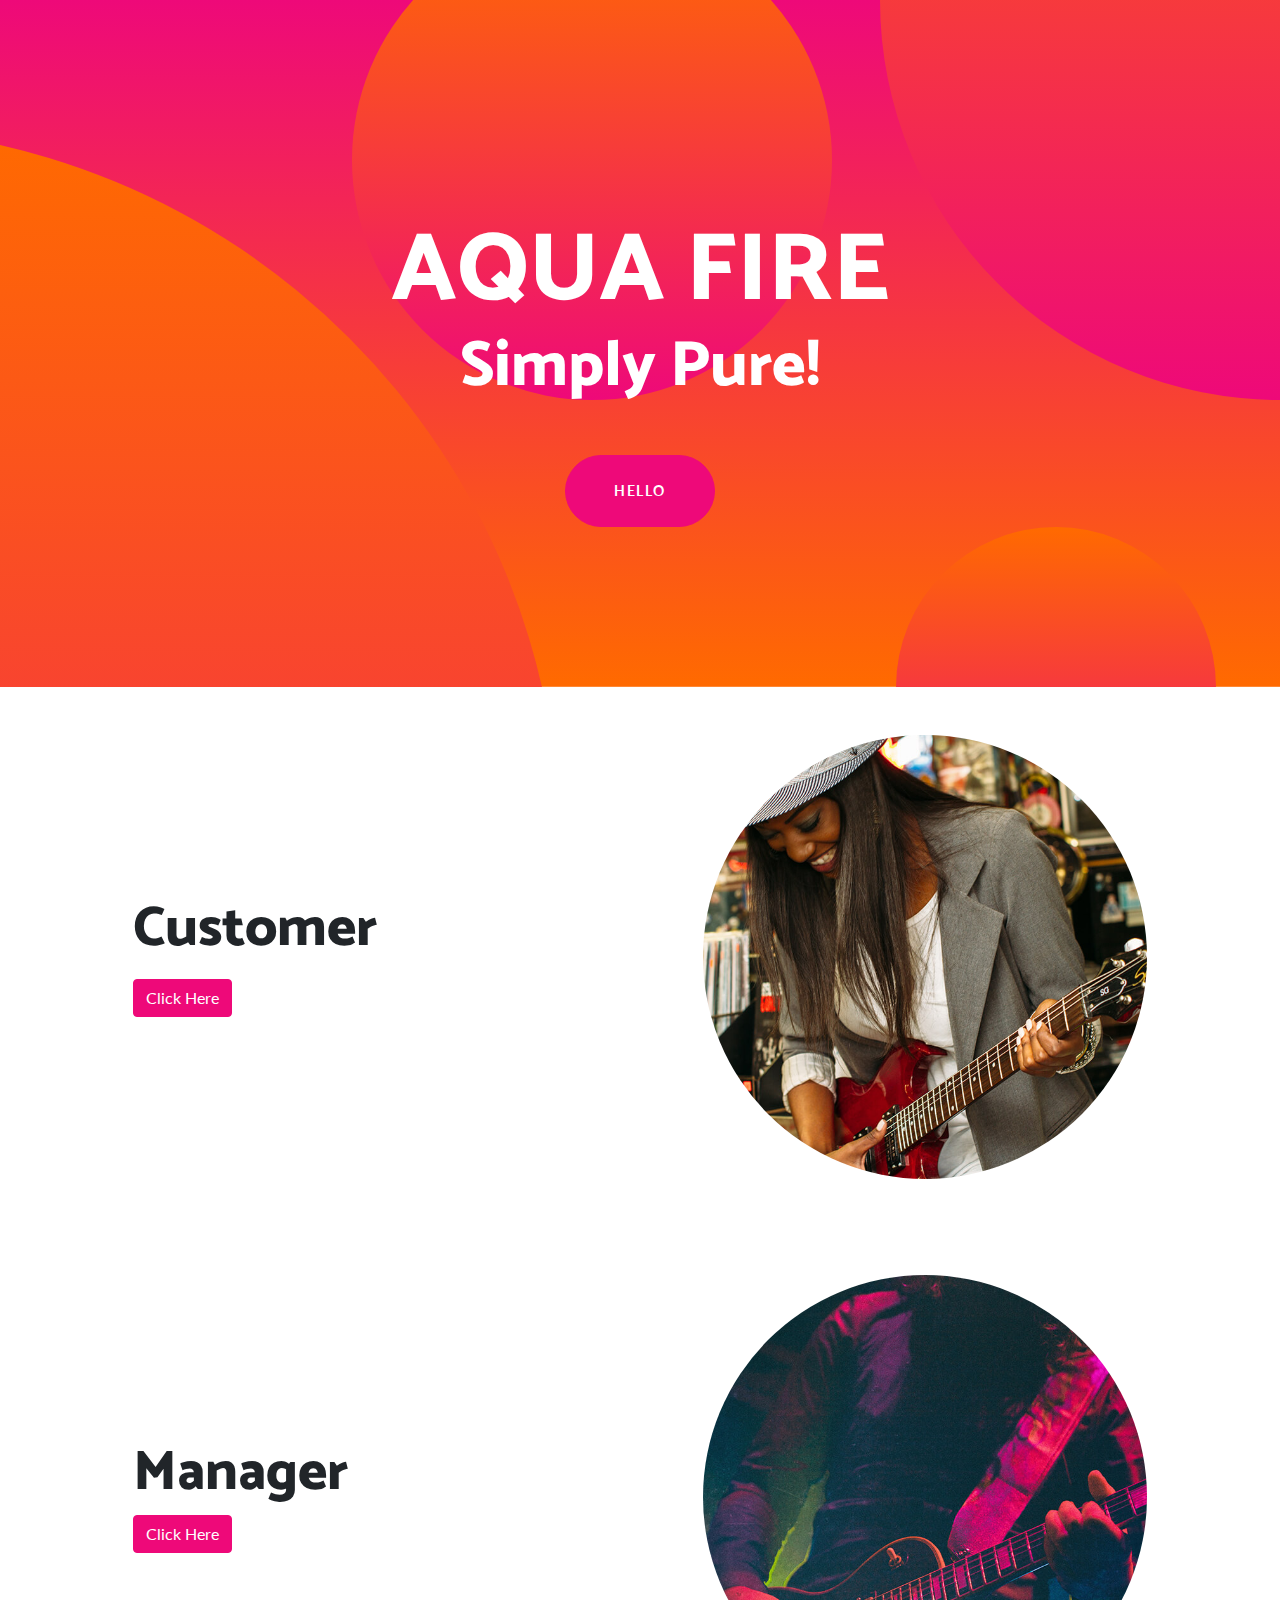
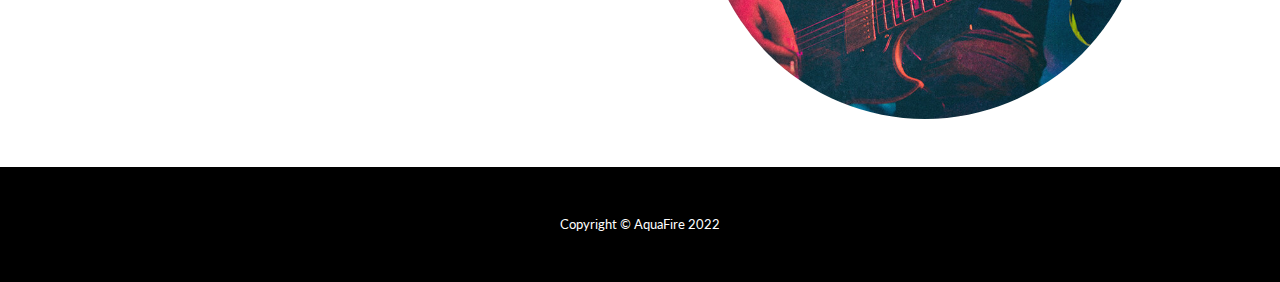
<file: index.html>
<!DOCTYPE html>
<html>

<head>
    <meta charset="utf-8">
    <meta name="viewport" content="width=device-width, initial-scale=1.0, shrink-to-fit=no">
    <title>Home - Brand</title>
    <link rel="stylesheet" href="assets/bootstrap/css/bootstrap.min.css">
    <link rel="stylesheet" href="https://fonts.googleapis.com/css?family=Catamaran:100,200,300,400,500,600,700,800,900">
    <link rel="stylesheet" href="https://fonts.googleapis.com/css?family=Lato:100,100i,300,300i,400,400i,700,700i,900,900i">
</head>

<body>
    <header class="text-center text-white masthead">
        <div class="masthead-content">
            <div class="container">
                <h1 class="masthead-heading mb-0">AQUA FIRE</h1>
                <h2 class="masthead-subheading mb-0">Simply Pure!</h2><a class="btn btn-primary btn-xl rounded-pill mt-5" role="button" href="#">Hello</a>
            </div>
        </div>
        <div class="bg-circle-1 bg-circle"></div>
        <div class="bg-circle-2 bg-circle"></div>
        <div class="bg-circle-3 bg-circle"></div>
        <div class="bg-circle-4 bg-circle"></div>
    </header>
    <section>
        <div class="container">
            <div class="row align-items-center">
                <div class="col-lg-6 order-lg-2">
                    <div class="p-5"><img class="rounded-circle img-fluid" src="assets/img/01.jpg"></div>
                </div>
                <div class="col-lg-6 order-lg-1">
                    <div class="p-5">
                        <h2 class="display-4">Customer</h2>
                        <p></p><button class="btn btn-primary" type="button">Click Here</button>
                    </div>
                </div>
            </div>
        </div>
    </section>
    <section></section>
    <section>
        <div class="container">
            <div class="row align-items-center">
                <div class="col-lg-6 order-lg-2">
                    <div class="p-5"><img class="rounded-circle img-fluid" src="assets/img/03.jpg"></div>
                </div>
                <div class="col-lg-6 order-lg-1">
                    <div class="p-5">
                        <h2 class="display-4">Manager</h2>
                        <div class="btn-group" role="group"><button class="btn btn-primary" type="button">Click Here</button></div>
                    </div>
                </div>
            </div>
        </div>
    </section>
    <footer class="py-5 bg-black">
        <div class="container">
            <p class="text-center text-white m-0 small">Copyright&nbsp;© AquaFire 2022</p>
        </div>
    </footer>
    <script src="assets/js/jquery.min.js"></script>
    <script src="assets/bootstrap/js/bootstrap.min.js"></script>
</body>

</html>
</file>
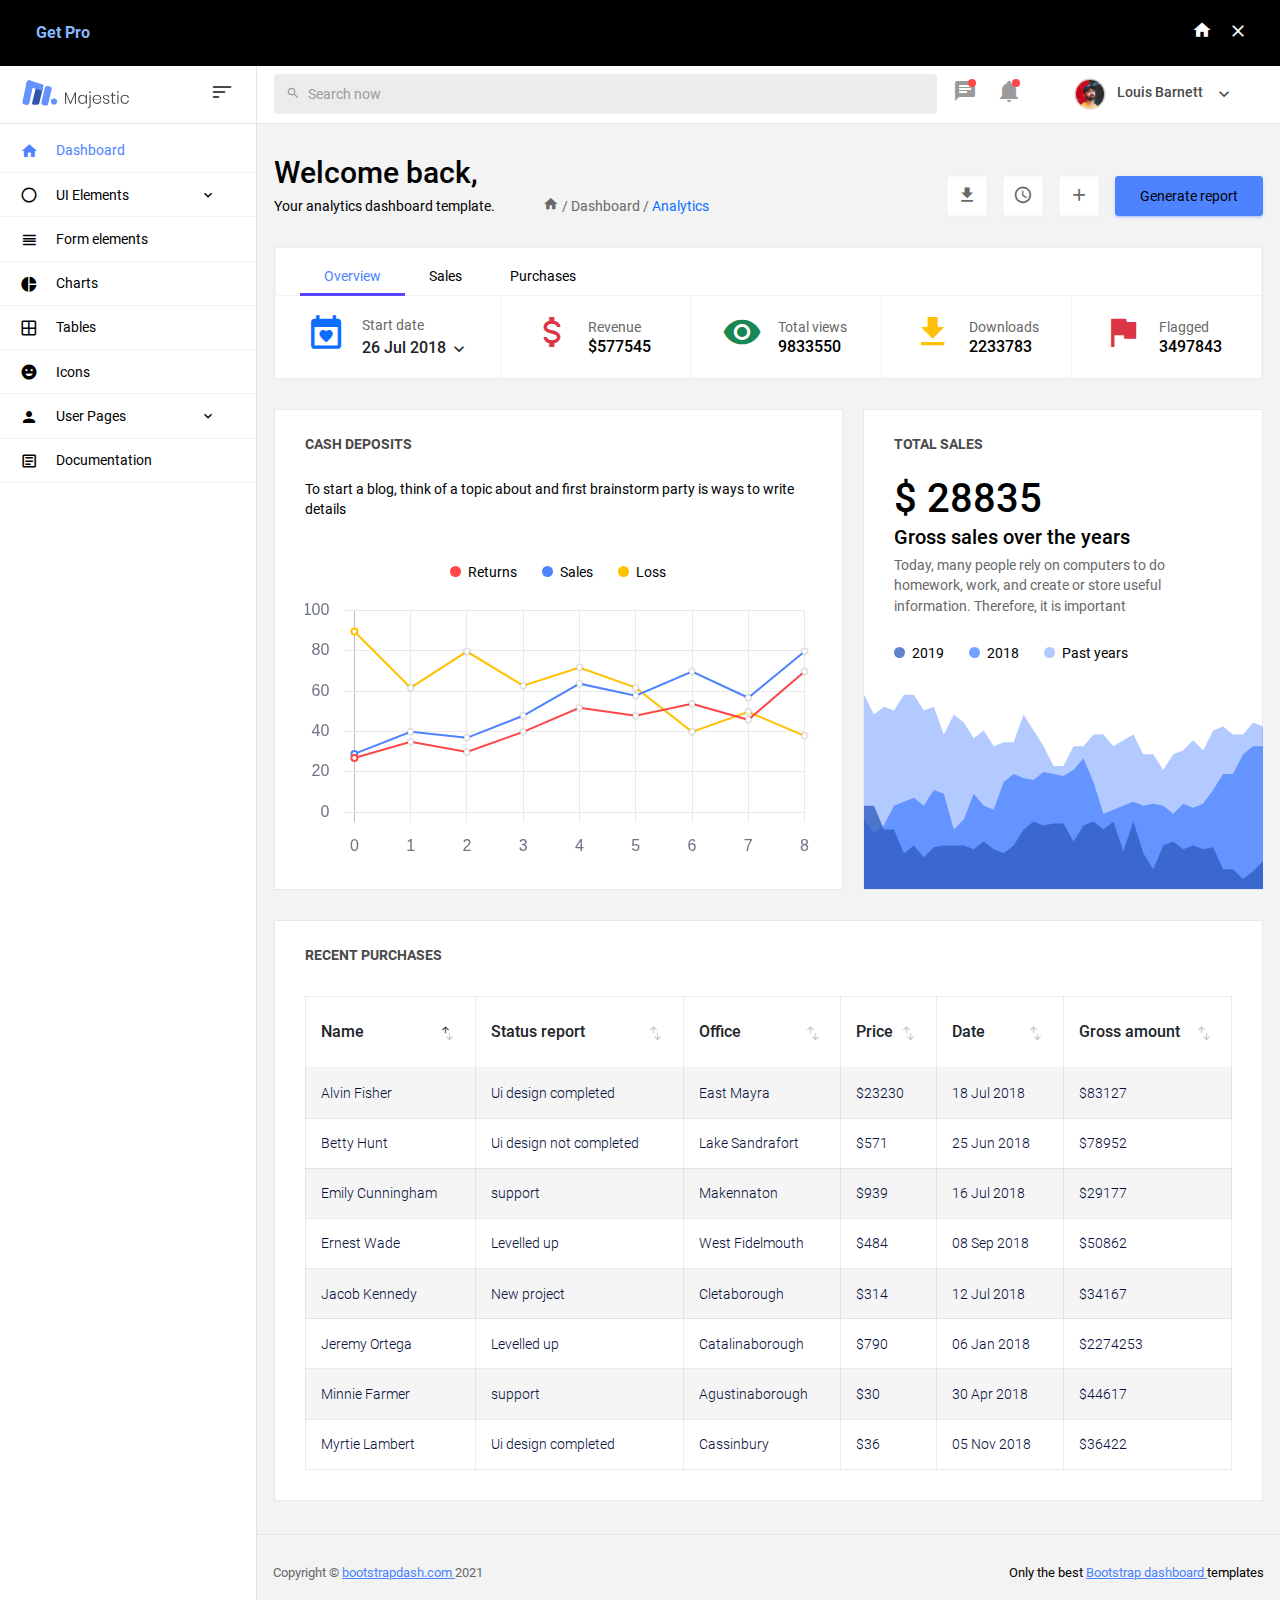
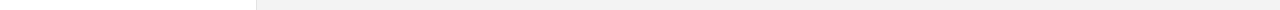
<file: Manager/index.html>
<!DOCTYPE html>
<html lang="en">

<head>
  <!-- Required meta tags -->
  <meta charset="utf-8">
  <meta name="viewport" content="width=device-width, initial-scale=1, shrink-to-fit=no">
  <title>Majestic Admin</title>
  <!-- plugins:css -->
  <link rel="stylesheet" href="vendors/mdi/css/materialdesignicons.min.css">
  <link rel="stylesheet" href="vendors/base/vendor.bundle.base.css">
  <!-- endinject -->
  <!-- plugin css for this page -->
  <link rel="stylesheet" href="vendors/datatables.net-bs4/dataTables.bootstrap4.css">
  <!-- End plugin css for this page -->
  <!-- inject:css -->
  <link rel="stylesheet" href="css/style.css">
  <!-- endinject -->
  <link rel="shortcut icon" href="images/favicon.png" />
</head>
<body>
  <div class="container-scroller">
    <div class="row p-0 m-0 proBanner" id="proBanner">
      <div class="col-md-12 p-0 m-0">
        <div class="card-body card-body-padding d-flex align-items-center justify-content-between">
          <div class="ps-lg-1">
            <div class="d-flex align-items-center justify-content-between">
              
              <a href="https://www.bootstrapdash.com/product/majestic-admin-pro/?utm_source=organic&utm_medium=banner&utm_campaign=buynow_demo" target="_blank" class="btn me-2 buy-now-btn border-0">Get Pro</a>
            </div>
          </div>
          <div class="d-flex align-items-center justify-content-between">
            <a href="https://www.bootstrapdash.com/product/majestic-admin-pro/"><i class="mdi mdi-home me-3 text-white"></i></a>
            <button id="bannerClose" class="btn border-0 p-0">
              <i class="mdi mdi-close text-white me-0"></i>
            </button>
          </div>
        </div>
      </div>
    </div>
    <!-- partial:partials/_navbar.html -->
    <nav class="navbar col-lg-12 col-12 p-0 fixed-top d-flex flex-row">
      <div class="navbar-brand-wrapper d-flex justify-content-center">
        <div class="navbar-brand-inner-wrapper d-flex justify-content-between align-items-center w-100">  
          <a class="navbar-brand brand-logo" href="index.html"><img src="images/logo.svg" alt="logo"/></a>
          <a class="navbar-brand brand-logo-mini" href="index.html"><img src="images/logo-mini.svg" alt="logo"/></a>
          <button class="navbar-toggler navbar-toggler align-self-center" type="button" data-toggle="minimize">
            <span class="mdi mdi-sort-variant"></span>
          </button>
        </div>  
      </div>
      <div class="navbar-menu-wrapper d-flex align-items-center justify-content-end">
        <ul class="navbar-nav mr-lg-4 w-100">
          <li class="nav-item nav-search d-none d-lg-block w-100">
            <div class="input-group">
              <div class="input-group-prepend">
                <span class="input-group-text" id="search">
                  <i class="mdi mdi-magnify"></i>
                </span>
              </div>
              <input type="text" class="form-control" placeholder="Search now" aria-label="search" aria-describedby="search">
            </div>
          </li>
        </ul>
        <ul class="navbar-nav navbar-nav-right">
          <li class="nav-item dropdown me-1">
            <a class="nav-link count-indicator dropdown-toggle d-flex justify-content-center align-items-center" id="messageDropdown" href="#" data-bs-toggle="dropdown">
              <i class="mdi mdi-message-text mx-0"></i>
              <span class="count"></span>
            </a>
            <div class="dropdown-menu dropdown-menu-right navbar-dropdown" aria-labelledby="messageDropdown">
              <p class="mb-0 font-weight-normal float-left dropdown-header">Messages</p>
              <a class="dropdown-item">
                <div class="item-thumbnail">
                    <img src="images/faces/face4.jpg" alt="image" class="profile-pic">
                </div>
                <div class="item-content flex-grow">
                  <h6 class="ellipsis font-weight-normal">David Grey
                  </h6>
                  <p class="font-weight-light small-text text-muted mb-0">
                    The meeting is cancelled
                  </p>
                </div>
              </a>
              <a class="dropdown-item">
                <div class="item-thumbnail">
                    <img src="images/faces/face2.jpg" alt="image" class="profile-pic">
                </div>
                <div class="item-content flex-grow">
                  <h6 class="ellipsis font-weight-normal">Tim Cook
                  </h6>
                  <p class="font-weight-light small-text text-muted mb-0">
                    New product launch
                  </p>
                </div>
              </a>
              <a class="dropdown-item">
                <div class="item-thumbnail">
                    <img src="images/faces/face3.jpg" alt="image" class="profile-pic">
                </div>
                <div class="item-content flex-grow">
                  <h6 class="ellipsis font-weight-normal"> Johnson
                  </h6>
                  <p class="font-weight-light small-text text-muted mb-0">
                    Upcoming board meeting
                  </p>
                </div>
              </a>
            </div>
          </li>
          <li class="nav-item dropdown me-4">
            <a class="nav-link count-indicator dropdown-toggle d-flex align-items-center justify-content-center notification-dropdown" id="notificationDropdown" href="#" data-bs-toggle="dropdown">
              <i class="mdi mdi-bell mx-0"></i>
              <span class="count"></span>
            </a>
            <div class="dropdown-menu dropdown-menu-right navbar-dropdown" aria-labelledby="notificationDropdown">
              <p class="mb-0 font-weight-normal float-left dropdown-header">Notifications</p>
              <a class="dropdown-item">
                <div class="item-thumbnail">
                  <div class="item-icon bg-success">
                    <i class="mdi mdi-information mx-0"></i>
                  </div>
                </div>
                <div class="item-content">
                  <h6 class="font-weight-normal">Application Error</h6>
                  <p class="font-weight-light small-text mb-0 text-muted">
                    Just now
                  </p>
                </div>
              </a>
              <a class="dropdown-item">
                <div class="item-thumbnail">
                  <div class="item-icon bg-warning">
                    <i class="mdi mdi-settings mx-0"></i>
                  </div>
                </div>
                <div class="item-content">
                  <h6 class="font-weight-normal">Settings</h6>
                  <p class="font-weight-light small-text mb-0 text-muted">
                    Private message
                  </p>
                </div>
              </a>
              <a class="dropdown-item">
                <div class="item-thumbnail">
                  <div class="item-icon bg-info">
                    <i class="mdi mdi-account-box mx-0"></i>
                  </div>
                </div>
                <div class="item-content">
                  <h6 class="font-weight-normal">New user registration</h6>
                  <p class="font-weight-light small-text mb-0 text-muted">
                    2 days ago
                  </p>
                </div>
              </a>
            </div>
          </li>
          <li class="nav-item nav-profile dropdown">
            <a class="nav-link dropdown-toggle" href="#" data-bs-toggle="dropdown" id="profileDropdown">
              <img src="images/faces/face5.jpg" alt="profile"/>
              <span class="nav-profile-name">Louis Barnett</span>
            </a>
            <div class="dropdown-menu dropdown-menu-right navbar-dropdown" aria-labelledby="profileDropdown">
              <a class="dropdown-item">
                <i class="mdi mdi-settings text-primary"></i>
                Settings
              </a>
              <a class="dropdown-item">
                <i class="mdi mdi-logout text-primary"></i>
                Logout
              </a>
            </div>
          </li>
        </ul>
        <button class="navbar-toggler navbar-toggler-right d-lg-none align-self-center" type="button" data-toggle="offcanvas">
          <span class="mdi mdi-menu"></span>
        </button>
      </div>
    </nav>
    <!-- partial -->
    <div class="container-fluid page-body-wrapper">
      <!-- partial:partials/_sidebar.html -->
      <nav class="sidebar sidebar-offcanvas" id="sidebar">
        <ul class="nav">
          <li class="nav-item">
            <a class="nav-link" href="index.html">
              <i class="mdi mdi-home menu-icon"></i>
              <span class="menu-title">Dashboard</span>
            </a>
          </li>
          <li class="nav-item">
            <a class="nav-link" data-bs-toggle="collapse" href="#ui-basic" aria-expanded="false" aria-controls="ui-basic">
              <i class="mdi mdi-circle-outline menu-icon"></i>
              <span class="menu-title">UI Elements</span>
              <i class="menu-arrow"></i>
            </a>
            <div class="collapse" id="ui-basic">
              <ul class="nav flex-column sub-menu">
                <li class="nav-item"> <a class="nav-link" href="pages/ui-features/buttons.html">Buttons</a></li>
                <li class="nav-item"> <a class="nav-link" href="pages/ui-features/typography.html">Typography</a></li>
              </ul>
            </div>
          </li>
          <li class="nav-item">
            <a class="nav-link" href="pages/forms/basic_elements.html">
              <i class="mdi mdi-view-headline menu-icon"></i>
              <span class="menu-title">Form elements</span>
            </a>
          </li>
          <li class="nav-item">
            <a class="nav-link" href="pages/charts/chartjs.html">
              <i class="mdi mdi-chart-pie menu-icon"></i>
              <span class="menu-title">Charts</span>
            </a>
          </li>
          <li class="nav-item">
            <a class="nav-link" href="pages/tables/basic-table.html">
              <i class="mdi mdi-grid-large menu-icon"></i>
              <span class="menu-title">Tables</span>
            </a>
          </li>
          <li class="nav-item">
            <a class="nav-link" href="pages/icons/mdi.html">
              <i class="mdi mdi-emoticon menu-icon"></i>
              <span class="menu-title">Icons</span>
            </a>
          </li>
          <li class="nav-item">
            <a class="nav-link" data-bs-toggle="collapse" href="#auth" aria-expanded="false" aria-controls="auth">
              <i class="mdi mdi-account menu-icon"></i>
              <span class="menu-title">User Pages</span>
              <i class="menu-arrow"></i>
            </a>
            <div class="collapse" id="auth">
              <ul class="nav flex-column sub-menu">
                <li class="nav-item"> <a class="nav-link" href="pages/samples/login.html"> Login </a></li>
                <li class="nav-item"> <a class="nav-link" href="pages/samples/login-2.html"> Login 2 </a></li>
                <li class="nav-item"> <a class="nav-link" href="pages/samples/register.html"> Register </a></li>
                <li class="nav-item"> <a class="nav-link" href="pages/samples/register-2.html"> Register 2 </a></li>
                <li class="nav-item"> <a class="nav-link" href="pages/samples/lock-screen.html"> Lockscreen </a></li>
              </ul>
            </div>
          </li>
          <li class="nav-item">
            <a class="nav-link" href="documentation/documentation.html">
              <i class="mdi mdi-file-document-box-outline menu-icon"></i>
              <span class="menu-title">Documentation</span>
            </a>
          </li>
        </ul>
      </nav>
      <!-- partial -->
      <div class="main-panel">
        <div class="content-wrapper">
          
          <div class="row">
            <div class="col-md-12 grid-margin">
              <div class="d-flex justify-content-between flex-wrap">
                <div class="d-flex align-items-end flex-wrap">
                  <div class="me-md-3 me-xl-5">
                    <h2>Welcome back,</h2>
                    <p class="mb-md-0">Your analytics dashboard template.</p>
                  </div>
                  <div class="d-flex">
                    <i class="mdi mdi-home text-muted hover-cursor"></i>
                    <p class="text-muted mb-0 hover-cursor">&nbsp;/&nbsp;Dashboard&nbsp;/&nbsp;</p>
                    <p class="text-primary mb-0 hover-cursor">Analytics</p>
                  </div>
                </div>
                <div class="d-flex justify-content-between align-items-end flex-wrap">
                  <button type="button" class="btn btn-light bg-white btn-icon me-3 d-none d-md-block ">
                    <i class="mdi mdi-download text-muted"></i>
                  </button>
                  <button type="button" class="btn btn-light bg-white btn-icon me-3 mt-2 mt-xl-0">
                    <i class="mdi mdi-clock-outline text-muted"></i>
                  </button>
                  <button type="button" class="btn btn-light bg-white btn-icon me-3 mt-2 mt-xl-0">
                    <i class="mdi mdi-plus text-muted"></i>
                  </button>
                  <button class="btn btn-primary mt-2 mt-xl-0">Generate report</button>
                </div>
              </div>
            </div>
          </div>
          <div class="row">
            <div class="col-md-12 grid-margin stretch-card">
              <div class="card">
                <div class="card-body dashboard-tabs p-0">
                  <ul class="nav nav-tabs px-4" role="tablist">
                    <li class="nav-item">
                      <a class="nav-link active" id="overview-tab" data-bs-toggle="tab" href="#overview" role="tab" aria-controls="overview" aria-selected="true">Overview</a>
                    </li>
                    <li class="nav-item">
                      <a class="nav-link" id="sales-tab" data-bs-toggle="tab" href="#sales" role="tab" aria-controls="sales" aria-selected="false">Sales</a>
                    </li>
                    <li class="nav-item">
                      <a class="nav-link" id="purchases-tab" data-bs-toggle="tab" href="#purchases" role="tab" aria-controls="purchases" aria-selected="false">Purchases</a>
                    </li>
                  </ul>
                  <div class="tab-content py-0 px-0">
                    <div class="tab-pane fade show active" id="overview" role="tabpanel" aria-labelledby="overview-tab">
                      <div class="d-flex flex-wrap justify-content-xl-between">
                        <div class="d-none d-xl-flex border-md-right flex-grow-1 align-items-center justify-content-center p-3 item">
                          <i class="mdi mdi-calendar-heart icon-lg me-3 text-primary"></i>
                          <div class="d-flex flex-column justify-content-around">
                            <small class="mb-1 text-muted">Start date</small>
                            <div class="dropdown">
                              <a class="btn btn-secondary dropdown-toggle p-0 bg-transparent border-0 text-dark shadow-none font-weight-medium" href="#" role="button" id="dropdownMenuLinkA" data-bs-toggle="dropdown" aria-haspopup="true" aria-expanded="false">
                                <h5 class="mb-0 d-inline-block">26 Jul 2018</h5>
                              </a>
                              <div class="dropdown-menu" aria-labelledby="dropdownMenuLinkA">
                                <a class="dropdown-item" href="#">12 Aug 2018</a>
                                <a class="dropdown-item" href="#">22 Sep 2018</a>
                                <a class="dropdown-item" href="#">21 Oct 2018</a>
                              </div>
                            </div>
                          </div>
                        </div>
                        <div class="d-flex border-md-right flex-grow-1 align-items-center justify-content-center p-3 item">
                          <i class="mdi mdi-currency-usd me-3 icon-lg text-danger"></i>
                          <div class="d-flex flex-column justify-content-around">
                            <small class="mb-1 text-muted">Revenue</small>
                            <h5 class="me-2 mb-0">$577545</h5>
                          </div>
                        </div>
                        <div class="d-flex border-md-right flex-grow-1 align-items-center justify-content-center p-3 item">
                          <i class="mdi mdi-eye me-3 icon-lg text-success"></i>
                          <div class="d-flex flex-column justify-content-around">
                            <small class="mb-1 text-muted">Total views</small>
                            <h5 class="me-2 mb-0">9833550</h5>
                          </div>
                        </div>
                        <div class="d-flex border-md-right flex-grow-1 align-items-center justify-content-center p-3 item">
                          <i class="mdi mdi-download me-3 icon-lg text-warning"></i>
                          <div class="d-flex flex-column justify-content-around">
                            <small class="mb-1 text-muted">Downloads</small>
                            <h5 class="me-2 mb-0">2233783</h5>
                          </div>
                        </div>
                        <div class="d-flex py-3 border-md-right flex-grow-1 align-items-center justify-content-center p-3 item">
                          <i class="mdi mdi-flag me-3 icon-lg text-danger"></i>
                          <div class="d-flex flex-column justify-content-around">
                            <small class="mb-1 text-muted">Flagged</small>
                            <h5 class="me-2 mb-0">3497843</h5>
                          </div>
                        </div>
                      </div>
                    </div>
                    <div class="tab-pane fade" id="sales" role="tabpanel" aria-labelledby="sales-tab">
                      <div class="d-flex flex-wrap justify-content-xl-between">
                        <div class="d-none d-xl-flex border-md-right flex-grow-1 align-items-center justify-content-center p-3 item">
                          <i class="mdi mdi-calendar-heart icon-lg me-3 text-primary"></i>
                          <div class="d-flex flex-column justify-content-around">
                            <small class="mb-1 text-muted">Start date</small>
                            <div class="dropdown">
                              <a class="btn btn-secondary dropdown-toggle p-0 bg-transparent border-0 text-dark shadow-none font-weight-medium" href="#" role="button" id="dropdownMenuLinkA" data-bs-toggle="dropdown" aria-haspopup="true" aria-expanded="false">
                                <h5 class="mb-0 d-inline-block">26 Jul 2018</h5>
                              </a>
                              <div class="dropdown-menu" aria-labelledby="dropdownMenuLinkA">
                                <a class="dropdown-item" href="#">12 Aug 2018</a>
                                <a class="dropdown-item" href="#">22 Sep 2018</a>
                                <a class="dropdown-item" href="#">21 Oct 2018</a>
                              </div>
                            </div>
                          </div>
                        </div>
                        <div class="d-flex border-md-right flex-grow-1 align-items-center justify-content-center p-3 item">
                          <i class="mdi mdi-download me-3 icon-lg text-warning"></i>
                          <div class="d-flex flex-column justify-content-around">
                            <small class="mb-1 text-muted">Downloads</small>
                            <h5 class="me-2 mb-0">2233783</h5>
                          </div>
                        </div>
                        <div class="d-flex border-md-right flex-grow-1 align-items-center justify-content-center p-3 item">
                          <i class="mdi mdi-eye me-3 icon-lg text-success"></i>
                          <div class="d-flex flex-column justify-content-around">
                            <small class="mb-1 text-muted">Total views</small>
                            <h5 class="me-2 mb-0">9833550</h5>
                          </div>
                        </div>
                        <div class="d-flex border-md-right flex-grow-1 align-items-center justify-content-center p-3 item">
                          <i class="mdi mdi-currency-usd me-3 icon-lg text-danger"></i>
                          <div class="d-flex flex-column justify-content-around">
                            <small class="mb-1 text-muted">Revenue</small>
                            <h5 class="me-2 mb-0">$577545</h5>
                          </div>
                        </div>
                        <div class="d-flex py-3 border-md-right flex-grow-1 align-items-center justify-content-center p-3 item">
                          <i class="mdi mdi-flag me-3 icon-lg text-danger"></i>
                          <div class="d-flex flex-column justify-content-around">
                            <small class="mb-1 text-muted">Flagged</small>
                            <h5 class="me-2 mb-0">3497843</h5>
                          </div>
                        </div>
                      </div>
                    </div>
                    <div class="tab-pane fade" id="purchases" role="tabpanel" aria-labelledby="purchases-tab">
                      <div class="d-flex flex-wrap justify-content-xl-between">
                        <div class="d-none d-xl-flex border-md-right flex-grow-1 align-items-center justify-content-center p-3 item">
                          <i class="mdi mdi-calendar-heart icon-lg me-3 text-primary"></i>
                          <div class="d-flex flex-column justify-content-around">
                            <small class="mb-1 text-muted">Start date</small>
                            <div class="dropdown">
                              <a class="btn btn-secondary dropdown-toggle p-0 bg-transparent border-0 text-dark shadow-none font-weight-medium" href="#" role="button" id="dropdownMenuLinkA" data-bs-toggle="dropdown" aria-haspopup="true" aria-expanded="false">
                                <h5 class="mb-0 d-inline-block">26 Jul 2018</h5>
                              </a>
                              <div class="dropdown-menu" aria-labelledby="dropdownMenuLinkA">
                                <a class="dropdown-item" href="#">12 Aug 2018</a>
                                <a class="dropdown-item" href="#">22 Sep 2018</a>
                                <a class="dropdown-item" href="#">21 Oct 2018</a>
                              </div>
                            </div>
                          </div>
                        </div>
                        <div class="d-flex border-md-right flex-grow-1 align-items-center justify-content-center p-3 item">
                          <i class="mdi mdi-currency-usd me-3 icon-lg text-danger"></i>
                          <div class="d-flex flex-column justify-content-around">
                            <small class="mb-1 text-muted">Revenue</small>
                            <h5 class="me-2 mb-0">$577545</h5>
                          </div>
                        </div>
                        <div class="d-flex border-md-right flex-grow-1 align-items-center justify-content-center p-3 item">
                          <i class="mdi mdi-eye me-3 icon-lg text-success"></i>
                          <div class="d-flex flex-column justify-content-around">
                            <small class="mb-1 text-muted">Total views</small>
                            <h5 class="me-2 mb-0">9833550</h5>
                          </div>
                        </div>
                        <div class="d-flex border-md-right flex-grow-1 align-items-center justify-content-center p-3 item">
                          <i class="mdi mdi-download me-3 icon-lg text-warning"></i>
                          <div class="d-flex flex-column justify-content-around">
                            <small class="mb-1 text-muted">Downloads</small>
                            <h5 class="me-2 mb-0">2233783</h5>
                          </div>
                        </div>
                        <div class="d-flex py-3 border-md-right flex-grow-1 align-items-center justify-content-center p-3 item">
                          <i class="mdi mdi-flag me-3 icon-lg text-danger"></i>
                          <div class="d-flex flex-column justify-content-around">
                            <small class="mb-1 text-muted">Flagged</small>
                            <h5 class="me-2 mb-0">3497843</h5>
                          </div>
                        </div>
                      </div>
                    </div>
                  </div>
                </div>
              </div>
            </div>
          </div>
          <div class="row">
            <div class="col-md-7 grid-margin stretch-card">
              <div class="card">
                <div class="card-body">
                  <p class="card-title">Cash deposits</p>
                  <p class="mb-4">To start a blog, think of a topic about and first brainstorm party is ways to write details</p>
                  <div id="cash-deposits-chart-legend" class="d-flex justify-content-center pt-3"></div>
                  <canvas id="cash-deposits-chart"></canvas>
                </div>
              </div>
            </div>
            <div class="col-md-5 grid-margin stretch-card">
              <div class="card">
                <div class="card-body">
                  <p class="card-title">Total sales</p>
                  <h1>$ 28835</h1>
                  <h4>Gross sales over the years</h4>
                  <p class="text-muted">Today, many people rely on computers to do homework, work, and create or store useful information. Therefore, it is important </p>
                  <div id="total-sales-chart-legend"></div>                  
                </div>
                <canvas id="total-sales-chart"></canvas>
              </div>
            </div>
          </div>
          <div class="row">
            <div class="col-md-12 stretch-card">
              <div class="card">
                <div class="card-body">
                  <p class="card-title">Recent Purchases</p>
                  <div class="table-responsive">
                    <table id="recent-purchases-listing" class="table">
                      <thead>
                        <tr>
                            <th>Name</th>
                            <th>Status report</th>
                            <th>Office</th>
                            <th>Price</th>
                            <th>Date</th>
                            <th>Gross amount</th>
                        </tr>
                      </thead>
                      <tbody>
                        <tr>
                            <td>Jeremy Ortega</td>
                            <td>Levelled up</td>
                            <td>Catalinaborough</td>
                            <td>$790</td>
                            <td>06 Jan 2018</td>
                            <td>$2274253</td>
                        </tr>
                        <tr>
                            <td>Alvin Fisher</td>
                            <td>Ui design completed</td>
                            <td>East Mayra</td>
                            <td>$23230</td>
                            <td>18 Jul 2018</td>
                            <td>$83127</td>
                        </tr>
                        <tr>
                            <td>Emily Cunningham</td>
                            <td>support</td>
                            <td>Makennaton</td>
                            <td>$939</td>
                            <td>16 Jul 2018</td>
                            <td>$29177</td>
                        </tr>
                        <tr>
                            <td>Minnie Farmer</td>
                            <td>support</td>
                            <td>Agustinaborough</td>
                            <td>$30</td>
                            <td>30 Apr 2018</td>
                            <td>$44617</td>
                        </tr>
                        <tr>
                            <td>Betty Hunt</td>
                            <td>Ui design not completed</td>
                            <td>Lake Sandrafort</td>
                            <td>$571</td>
                            <td>25 Jun 2018</td>
                            <td>$78952</td>
                        </tr>
                        <tr>
                            <td>Myrtie Lambert</td>
                            <td>Ui design completed</td>
                            <td>Cassinbury</td>
                            <td>$36</td>
                            <td>05 Nov 2018</td>
                            <td>$36422</td>
                        </tr>
                        <tr>
                            <td>Jacob Kennedy</td>
                            <td>New project</td>
                            <td>Cletaborough</td>
                            <td>$314</td>
                            <td>12 Jul 2018</td>
                            <td>$34167</td>
                        </tr>
                        <tr>
                            <td>Ernest Wade</td>
                            <td>Levelled up</td>
                            <td>West Fidelmouth</td>
                            <td>$484</td>
                            <td>08 Sep 2018</td>
                            <td>$50862</td>
                        </tr>
                      </tbody>
                    </table>
                  </div>
                </div>
              </div>
            </div>
          </div>
        </div>
        <!-- content-wrapper ends -->
        <!-- partial:partials/_footer.html -->
        <footer class="footer">
        <div class="d-sm-flex justify-content-center justify-content-sm-between">
          <span class="text-muted text-center text-sm-left d-block d-sm-inline-block">Copyright © <a href="https://www.bootstrapdash.com/" target="_blank">bootstrapdash.com </a>2021</span>
          <span class="float-none float-sm-right d-block mt-1 mt-sm-0 text-center">Only the best <a href="https://www.bootstrapdash.com/" target="_blank"> Bootstrap dashboard  </a> templates</span>
        </div>
        </footer>
        <!-- partial -->
      </div>
      <!-- main-panel ends -->
    </div>
    <!-- page-body-wrapper ends -->
  </div>
  <!-- container-scroller -->

  <!-- plugins:js -->
  <script src="vendors/base/vendor.bundle.base.js"></script>
  <!-- endinject -->
  <!-- Plugin js for this page-->
  <script src="vendors/chart.js/Chart.min.js"></script>
  <script src="vendors/datatables.net/jquery.dataTables.js"></script>
  <script src="vendors/datatables.net-bs4/dataTables.bootstrap4.js"></script>
  <!-- End plugin js for this page-->
  <!-- inject:js -->
  <script src="js/off-canvas.js"></script>
  <script src="js/hoverable-collapse.js"></script>
  <script src="js/template.js"></script>
  <!-- endinject -->
  <!-- Custom js for this page-->
  <script src="js/dashboard.js"></script>
  <script src="js/data-table.js"></script>
  <script src="js/jquery.dataTables.js"></script>
  <script src="js/dataTables.bootstrap4.js"></script>
  <!-- End custom js for this page-->

  <script src="js/jquery.cookie.js" type="text/javascript"></script>
</body>

</html>
</file>
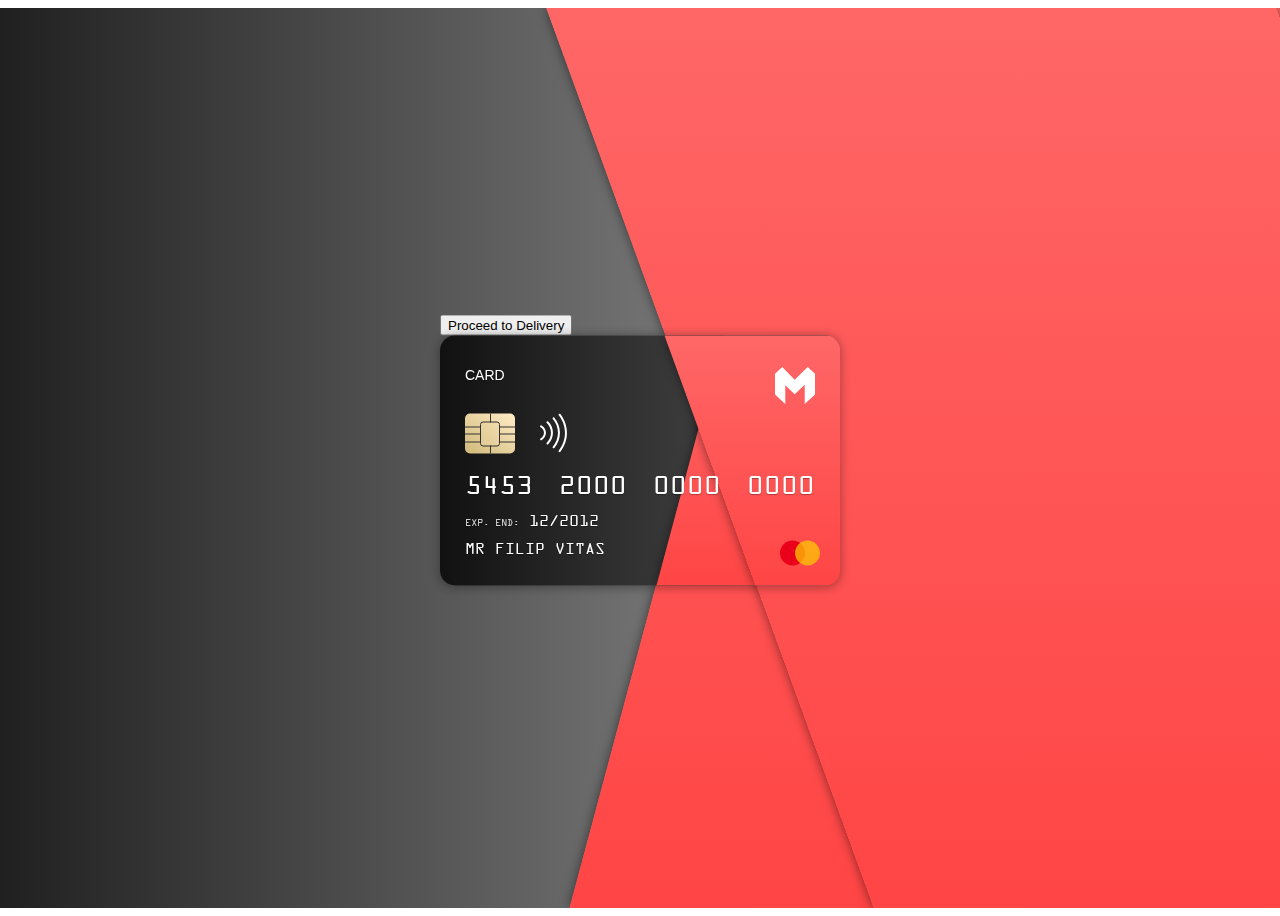
<file: Customer/card.html>
<html>

<style>

*,
*:before,
*:after {
  box-sizing: border-box;
}
body {
  width: 100vw;
  height: 100vh;
  font-family: 'Montserrat', 'Helvetica', sans-serif;
  font-size: 14px;
  line-height: 1.3;
  background-color: #fff;
}
.inspiration {
  position: fixed;
  bottom: 0;
  right: 0;
  padding: 10px;
  text-align: center;
  text-decoration: none;
  font-family: 'Gill Sans', sans-serif;
  font-size: 12px;
  color: #fff;
}
.left {
  position: absolute;
  left: 0;
  width: 60vw;
  height: 100vh;
  background-image: linear-gradient(to right, #202020, #808080);
}
.right {
  position: absolute;
  right: 0;
  width: 60vw;
  height: 100vh;
  overflow: hidden;
}
.right .strip-top {
  width: calc(50vw + 90px);
  transform: skewX(20deg) translateX(160px);
}
.right .strip-bottom {
  width: calc(50vw + 40px);
  transform: skewX(-15deg) translateX(90px);
}
.center {
  position: absolute;
  top: 50%;
  left: 50%;
  transform: translate(-50%, -50%);
}
.card {
  width: 400px;
  height: 250px;
}
.flip {
  width: inherit;
  height: inherit;
  transition: 0.7s;
  transform-style: preserve-3d;
  -webkit-animation: flip 2.5s ease;
          animation: flip 2.5s ease;
}
.front,
.back {
  position: absolute;
  width: inherit;
  height: inherit;
  border-radius: 15px;
  color: #fff;
  text-shadow: 0 1px 1px rgba(0,0,0,0.3);
  box-shadow: 0 1px 10px 1px rgba(0,0,0,0.3);
  -webkit-backface-visibility: hidden;
          backface-visibility: hidden;
  background-image: linear-gradient(to right, #111, #555);
  overflow: hidden;
}
.front {
  transform: translateZ(0);
}
.strip-bottom,
.strip-top {
  position: absolute;
  right: 0;
  height: inherit;
  background-image: linear-gradient(to bottom, #ff6767, #ff4545);
  box-shadow: 0 0 10px 0px rgba(0,0,0,0.5);
}
.strip-bottom {
  width: 200px;
  transform: skewX(-15deg) translateX(50px);
}
.strip-top {
  width: 180px;
  transform: skewX(20deg) translateX(50px);
}
.logo {
  position: absolute;
  top: 30px;
  right: 25px;
}
.investor {
  position: relative;
  top: 30px;
  left: 25px;
  text-transform: uppercase;
}
.chip {
  position: relative;
  top: 60px;
  left: 25px;
  display: flex;
  align-items: center;
  justify-content: center;
  width: 50px;
  height: 40px;
  border-radius: 5px;
  background-image: linear-gradient(to bottom left, #ffecc7, #d0b978);
  overflow: hidden;
}
.chip .chip-line {
  position: absolute;
  width: 100%;
  height: 1px;
  background-color: #333;
}
.chip .chip-line:nth-child(1) {
  top: 13px;
}
.chip .chip-line:nth-child(2) {
  top: 20px;
}
.chip .chip-line:nth-child(3) {
  top: 28px;
}
.chip .chip-line:nth-child(4) {
  left: 25px;
  width: 1px;
  height: 50px;
}
.chip .chip-main {
  width: 20px;
  height: 25px;
  border: 1px solid #333;
  border-radius: 3px;
  background-image: linear-gradient(to bottom left, #efdbab, #e1cb94);
  z-index: 1;
}
.wave {
  position: relative;
  top: 20px;
  left: 100px;
}
.card-number {
  position: relative;
  display: flex;
  justify-content: space-between;
  align-items: center;
  margin: 40px 25px 10px;
  font-size: 23px;
  font-family: 'cc font', monospace;
}
.end {
  margin-left: 25px;
  text-transform: uppercase;
  font-family: 'cc font', monospace;
}
.end .end-text {
  font-size: 9px;
  color: rgba(255,255,255,0.8);
}
.card-holder {
  margin: 10px 25px;
  text-transform: uppercase;
  font-family: 'cc font', monospace;
}
.master {
  position: absolute;
  right: 20px;
  bottom: 20px;
  display: flex;
}
.master .circle {
  width: 25px;
  height: 25px;
  border-radius: 50%;
}
.master .master-red {
  background-color: #eb001b;
}
.master .master-yellow {
  margin-left: -10px;
  background-color: rgba(255,209,0,0.7);
}
.card {
  perspective: 1000;
}
.card:hover .flip {
  transform: rotateY(180deg);
}
.back {
  transform: rotateY(180deg) translateZ(0);
  background: #9e9e9e;
}
.back .strip-black {
  position: absolute;
  top: 30px;
  left: 0;
  width: 100%;
  height: 50px;
  background: #000;
}
.back .ccv {
  position: absolute;
  top: 110px;
  left: 0;
  right: 0;
  height: 36px;
  width: 90%;
  padding: 10px;
  margin: 0 auto;
  border-radius: 5px;
  text-align: right;
  letter-spacing: 1px;
  color: #000;
  background: #fff;
}
.back .ccv label {
  display: block;
  margin: -30px 0 15px;
  font-size: 10px;
  text-transform: uppercase;
  color: #fff;
}
.back .terms {
  position: absolute;
  top: 150px;
  padding: 20px;
  font-size: 10px;
  text-align: justify;
}
@font-face {
  font-family: 'cc font';
  src: url("[data-uri]") format("woff2");
  font-weight: normal;
  font-style: normal;
}
@-webkit-keyframes flip {
  0%, 100% {
    transform: rotateY(0deg);
  }
  50% {
    transform: rotateY(180deg);
  }
}
@keyframes flip {
  0%, 100% {
    transform: rotateY(0deg);
  }
  50% {
    transform: rotateY(180deg);
  }
}

</style>

<div class="backgound">
    <div class="left"></div>
    <div class="right">
      <div class="strip-bottom"></div>
      <div class="strip-top"></div>
    </div>
  </div>
  <div class="center">
    <button id="button-addon3" type="button" class="btn btn-dark px-4 rounded-pill"><i class="fa fa-gift mr-2"></i>Proceed to Delivery</button>
    
    <div class="card">
      <div class="flip">
        <div class="front">
          <div class="strip-bottom"></div>
          <div class="strip-top"></div>
          <svg class="logo" width="40" height="40" viewbox="0 0 17.5 16.2">
            <path d="M3.2 0l5.4 5.6L14.3 0l3.2 3v9L13 16.2V7.8l-4.4 4.1L4.5 8v8.2L0 12V3l3.2-3z" fill="white"></path>
          </svg>
          <div class="investor">Card</div>
          <div class="chip">
            <div class="chip-line"></div>
            <div class="chip-line"></div>
            <div class="chip-line"></div>
            <div class="chip-line"></div>
            <div class="chip-main"></div>
          </div>
          <svg class="wave" viewBox="0 3.71 26.959 38.787" width="26.959" height="38.787" fill="white">
            <path d="M19.709 3.719c.266.043.5.187.656.406 4.125 5.207 6.594 11.781 6.594 18.938 0 7.156-2.469 13.73-6.594 18.937-.195.336-.57.531-.957.492a.9946.9946 0 0 1-.851-.66c-.129-.367-.035-.777.246-1.051 3.855-4.867 6.156-11.023 6.156-17.718 0-6.696-2.301-12.852-6.156-17.719-.262-.317-.301-.762-.102-1.121.204-.36.602-.559 1.008-.504z"></path>
            <path d="M13.74 7.563c.231.039.442.164.594.343 3.508 4.059 5.625 9.371 5.625 15.157 0 5.785-2.113 11.097-5.625 15.156-.363.422-1 .472-1.422.109-.422-.363-.472-1-.109-1.422 3.211-3.711 5.156-8.551 5.156-13.843 0-5.293-1.949-10.133-5.156-13.844-.27-.309-.324-.75-.141-1.114.188-.367.578-.582.985-.542h.093z"></path>
            <path d="M7.584 11.438c.227.031.438.144.594.312 2.953 2.863 4.781 6.875 4.781 11.313 0 4.433-1.828 8.449-4.781 11.312-.398.387-1.035.383-1.422-.016-.387-.398-.383-1.035.016-1.421 2.582-2.504 4.187-5.993 4.187-9.875 0-3.883-1.605-7.372-4.187-9.875-.321-.282-.426-.739-.266-1.133.164-.395.559-.641.984-.617h.094zM1.178 15.531c.121.02.238.063.344.125 2.633 1.414 4.437 4.215 4.437 7.407 0 3.195-1.797 5.996-4.437 7.406-.492.258-1.102.07-1.36-.422-.257-.492-.07-1.102.422-1.359 2.012-1.075 3.375-3.176 3.375-5.625 0-2.446-1.371-4.551-3.375-5.625-.441-.204-.676-.692-.551-1.165.122-.468.567-.785 1.051-.742h.094z"></path>
          </svg>
          <div class="card-number"> 
            <div class="section">5453</div>
            <div class="section">2000</div>
            <div class="section">0000</div>
            <div class="section">0000</div>
          </div>
          <div class="end"><span class="end-text">exp. end:</span><span class="end-date"> 12/2012</span></div>
          <div class="card-holder">mr Filip Vitas</div>
          <div class="master">
            <div class="circle master-red"></div>
            <div class="circle master-yellow"></div>
          </div>
        </div>
        <div class="back">
          <div class="strip-black"></div>
          <div class="ccv">
            <label>ccv</label>
            <div>123</div>
          </div>
          <div class="terms">
            <p>This card is property of Monzo Bank, Wonderland. Misuse is criminal offence. If found, please return to Monzo Bank or to the nearest bank with MasterCard logo.</p>
            <p>Use of this card is subject to the credit card agreement.</p>
          </div>
        </div>
      </div>
    </div>
    </div>
</html>
</file>
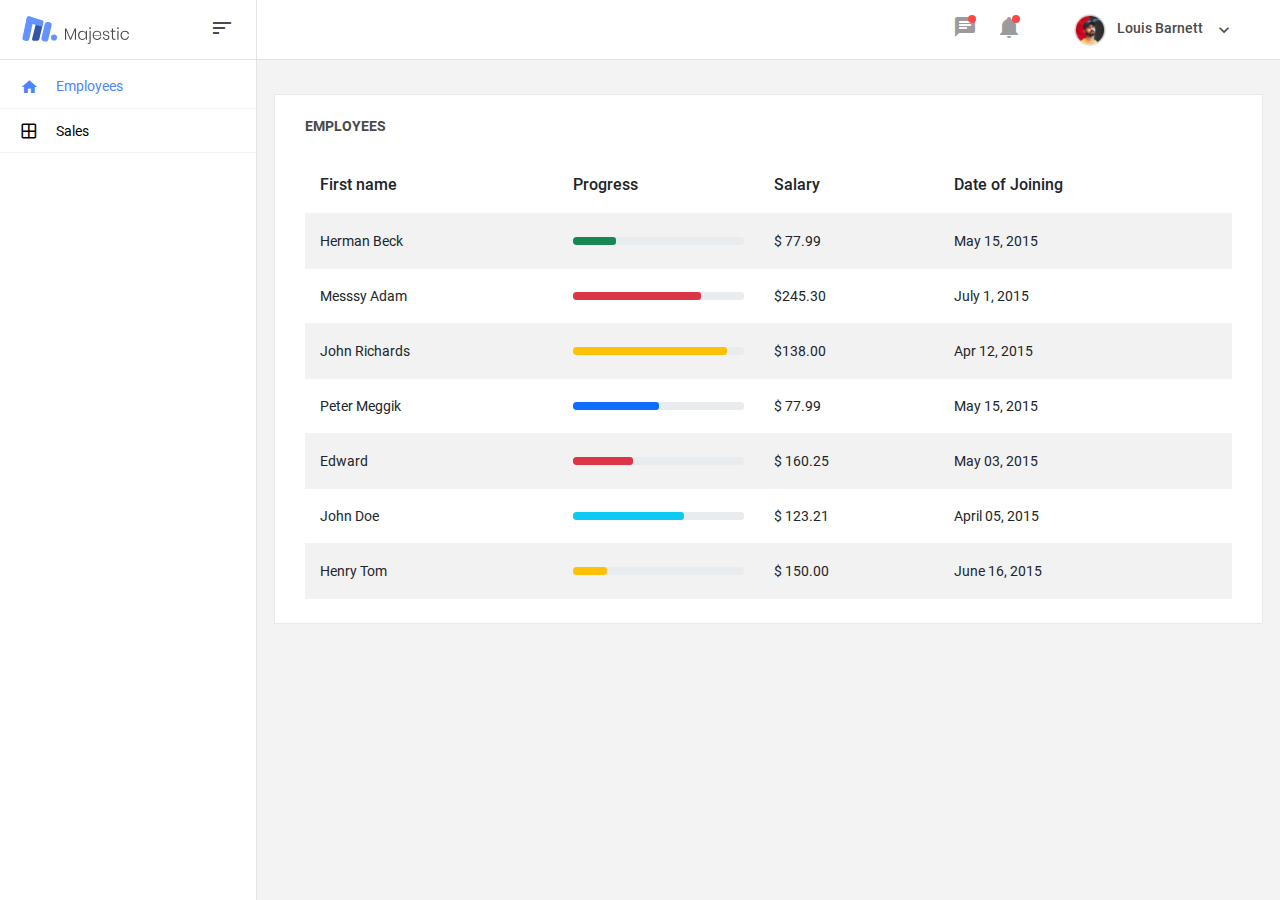
<file: Manager/1.html>
<!DOCTYPE html>
<html lang="en">

<head>
  <!-- Required meta tags -->
  <meta charset="utf-8">
  <meta name="viewport" content="width=device-width, initial-scale=1, shrink-to-fit=no">
  <title>Majestic Admin</title>
  <!-- plugins:css -->
  <link rel="stylesheet" href="vendors/mdi/css/materialdesignicons.min.css">
  <link rel="stylesheet" href="vendors/base/vendor.bundle.base.css">
  <!-- endinject -->
  <!-- plugin css for this page -->
  <link rel="stylesheet" href="vendors/datatables.net-bs4/dataTables.bootstrap4.css">
  <!-- End plugin css for this page -->
  <!-- inject:css -->
  <link rel="stylesheet" href="css/style.css">
  <!-- endinject -->
  <link rel="shortcut icon" href="images/favicon.png" />
</head>
<body>
  <div class="container-scroller">
    <!-- partial:partials/_navbar.html -->
    <nav class="navbar col-lg-12 col-12 p-0 fixed-top d-flex flex-row">
      <div class="navbar-brand-wrapper d-flex justify-content-center">
        <div class="navbar-brand-inner-wrapper d-flex justify-content-between align-items-center w-100">  
          <a class="navbar-brand brand-logo" href="index.html"><img src="images/logo.svg" alt="logo"/></a>
          <a class="navbar-brand brand-logo-mini" href="index.html"><img src="images/logo-mini.svg" alt="logo"/></a>
          <button class="navbar-toggler navbar-toggler align-self-center" type="button" data-toggle="minimize">
            <span class="mdi mdi-sort-variant"></span>
          </button>
        </div>  
      </div>
      <div class="navbar-menu-wrapper d-flex align-items-center justify-content-end">
        <ul class="navbar-nav navbar-nav-right">
          <li class="nav-item dropdown me-1">
            <a class="nav-link count-indicator dropdown-toggle d-flex justify-content-center align-items-center" id="messageDropdown" href="#" data-bs-toggle="dropdown">
              <i class="mdi mdi-message-text mx-0"></i>
              <span class="count"></span>
            </a>
            <div class="dropdown-menu dropdown-menu-right navbar-dropdown" aria-labelledby="messageDropdown">
              <p class="mb-0 font-weight-normal float-left dropdown-header">Messages</p>
              <a class="dropdown-item">
                <div class="item-thumbnail">
                    <img src="images/faces/face4.jpg" alt="image" class="profile-pic">
                </div>
                <div class="item-content flex-grow">
                  <h6 class="ellipsis font-weight-normal">David Grey
                  </h6>
                  <p class="font-weight-light small-text text-muted mb-0">
                    The meeting is cancelled
                  </p>
                </div>
              </a>
              <a class="dropdown-item">
                <div class="item-thumbnail">
                    <img src="images/faces/face2.jpg" alt="image" class="profile-pic">
                </div>
                <div class="item-content flex-grow">
                  <h6 class="ellipsis font-weight-normal">Tim Cook
                  </h6>
                  <p class="font-weight-light small-text text-muted mb-0">
                    New product launch
                  </p>
                </div>
              </a>
              <a class="dropdown-item">
                <div class="item-thumbnail">
                    <img src="images/faces/face3.jpg" alt="image" class="profile-pic">
                </div>
                <div class="item-content flex-grow">
                  <h6 class="ellipsis font-weight-normal"> Johnson
                  </h6>
                  <p class="font-weight-light small-text text-muted mb-0">
                    Upcoming board meeting
                  </p>
                </div>
              </a>
            </div>
          </li>
          <li class="nav-item dropdown me-4">
            <a class="nav-link count-indicator dropdown-toggle d-flex align-items-center justify-content-center notification-dropdown" id="notificationDropdown" href="#" data-bs-toggle="dropdown">
              <i class="mdi mdi-bell mx-0"></i>
              <span class="count"></span>
            </a>
            <div class="dropdown-menu dropdown-menu-right navbar-dropdown" aria-labelledby="notificationDropdown">
              <p class="mb-0 font-weight-normal float-left dropdown-header">Notifications</p>
              <a class="dropdown-item">
                <div class="item-thumbnail">
                  <div class="item-icon bg-success">
                    <i class="mdi mdi-information mx-0"></i>
                  </div>
                </div>
                <div class="item-content">
                  <h6 class="font-weight-normal">Application Error</h6>
                  <p class="font-weight-light small-text mb-0 text-muted">
                    Just now
                  </p>
                </div>
              </a>
              <a class="dropdown-item">
                <div class="item-thumbnail">
                  <div class="item-icon bg-warning">
                    <i class="mdi mdi-settings mx-0"></i>
                  </div>
                </div>
                <div class="item-content">
                  <h6 class="font-weight-normal">Settings</h6>
                  <p class="font-weight-light small-text mb-0 text-muted">
                    Private message
                  </p>
                </div>
              </a>
              <a class="dropdown-item">
                <div class="item-thumbnail">
                  <div class="item-icon bg-info">
                    <i class="mdi mdi-account-box mx-0"></i>
                  </div>
                </div>
                <div class="item-content">
                  <h6 class="font-weight-normal">New user registration</h6>
                  <p class="font-weight-light small-text mb-0 text-muted">
                    2 days ago
                  </p>
                </div>
              </a>
            </div>
          </li>
          <li class="nav-item nav-profile dropdown">
            <a class="nav-link dropdown-toggle" href="#" data-bs-toggle="dropdown" id="profileDropdown">
              <img src="images/faces/face5.jpg" alt="profile"/>
              <span class="nav-profile-name">Louis Barnett</span>
            </a>
            <div class="dropdown-menu dropdown-menu-right navbar-dropdown" aria-labelledby="profileDropdown">
              <a class="dropdown-item">
                <i class="mdi mdi-settings text-primary"></i>
                Settings
              </a>
              <a class="dropdown-item" href="Login.html">
                <i class="mdi mdi-logout text-primary"></i>
                Logout
              </a>
            </div>
          </li>
        </ul>
        <button class="navbar-toggler navbar-toggler-right d-lg-none align-self-center" type="button" data-toggle="offcanvas">
          <span class="mdi mdi-menu"></span>
        </button>
      </div>
    </nav>
    <!-- partial -->
    <div class="container-fluid page-body-wrapper">
      <!-- partial:partials/_sidebar.html -->
      <nav class="sidebar sidebar-offcanvas" id="sidebar">
        <ul class="nav">
          <li class="nav-item">
            <a class="nav-link" href="1.html">
              <i class="mdi mdi-home menu-icon"></i>
              <span class="menu-title">Employees</span>
            </a>
          </li>
	  <li class="nav-item">
            <a class="nav-link" href="Sales.php">
              </i> <i class="mdi mdi-grid-large menu-icon"></i>
              <span class="menu-title">Sales</span>
            </a>
          </li>
        </ul>
      </nav>
      <!-- partial -->
      <div class="main-panel">
        <div class="content-wrapper">
          <div class="col-lg-12 grid-margin stretch-card">
              <div class="card">
                <div class="card-body">
                  <h4 class="card-title">Employees</h4>
                  </p>
                  <div class="table-responsive">
                    <table class="table table-striped">
                      <thead>
                        <tr>
                          <th>
                            First name
                          </th>
                          <th>
                            Progress
                          </th>
                          <th>
                            Salary
                          </th>
                          <th>
                            Date of Joining
                          </th>
                        </tr>
                      </thead>
                      <tbody>
                        <tr>
                          <td>
                            Herman Beck
                          </td>
                          <td>
                            <div class="progress">
                              <div class="progress-bar bg-success" role="progressbar" style="width: 25%" aria-valuenow="25" aria-valuemin="0" aria-valuemax="100"></div>
                            </div>
                          </td>
                          <td>
                            $ 77.99
                          </td>
                          <td>
                            May 15, 2015
                          </td>
                        </tr>
                        <tr>
                          <td>
                            Messsy Adam
                          </td>
                          <td>
                            <div class="progress">
                              <div class="progress-bar bg-danger" role="progressbar" style="width: 75%" aria-valuenow="75" aria-valuemin="0" aria-valuemax="100"></div>
                            </div>
                          </td>
                          <td>
                            $245.30
                          </td>
                          <td>
                            July 1, 2015
                          </td>
                        </tr>
                        <tr>
                          <td>
                            John Richards
                          </td>
                          <td>
                            <div class="progress">
                              <div class="progress-bar bg-warning" role="progressbar" style="width: 90%" aria-valuenow="90" aria-valuemin="0" aria-valuemax="100"></div>
                            </div>
                          </td>
                          <td>
                            $138.00
                          </td>
                          <td>
                            Apr 12, 2015
                          </td>
                        </tr>
                        <tr>
                          <td>
                            Peter Meggik
                          </td>
                          <td>
                            <div class="progress">
                              <div class="progress-bar bg-primary" role="progressbar" style="width: 50%" aria-valuenow="50" aria-valuemin="0" aria-valuemax="100"></div>
                            </div>
                          </td>
                          <td>
                            $ 77.99
                          </td>
                          <td>
                            May 15, 2015
                          </td>
                        </tr>
                        <tr>
                          <td>
                            Edward
                          </td>
                          <td>
                            <div class="progress">
                              <div class="progress-bar bg-danger" role="progressbar" style="width: 35%" aria-valuenow="35" aria-valuemin="0" aria-valuemax="100"></div>
                            </div>
                          </td>
                          <td>
                            $ 160.25
                          </td>
                          <td>
                            May 03, 2015
                          </td>
                        </tr>
                        <tr>
                          <td>
                            John Doe
                          </td>
                          <td>
                            <div class="progress">
                              <div class="progress-bar bg-info" role="progressbar" style="width: 65%" aria-valuenow="65" aria-valuemin="0" aria-valuemax="100"></div>
                            </div>
                          </td>
                          <td>
                            $ 123.21
                          </td>
                          <td>
                            April 05, 2015
                          </td>
                        </tr>
                        <tr>
                          <td>
                            Henry Tom
                          </td>
                          <td>
                            <div class="progress">
                              <div class="progress-bar bg-warning" role="progressbar" style="width: 20%" aria-valuenow="20" aria-valuemin="0" aria-valuemax="100"></div>
                            </div>
                          </td>
                          <td>
                            $ 150.00
                          </td>
                          <td>
                            June 16, 2015
                          </td>
                        </tr>
                      </tbody>
                    </table>
                  </div>
                </div>
              </div>
            </div>
        <!-- content-wrapper ends -->
      </div>
      <!-- main-panel ends -->
    </div>
    <!-- page-body-wrapper ends -->
  </div>
  <!-- container-scroller -->

  <!-- plugins:js -->
  <script src="vendors/base/vendor.bundle.base.js"></script>
  <!-- endinject -->
  <!-- Plugin js for this page-->
  <script src="vendors/chart.js/Chart.min.js"></script>
  <script src="vendors/datatables.net/jquery.dataTables.js"></script>
  <script src="vendors/datatables.net-bs4/dataTables.bootstrap4.js"></script>
  <!-- End plugin js for this page-->
  <!-- inject:js -->
  <script src="js/off-canvas.js"></script>
  <script src="js/hoverable-collapse.js"></script>
  <script src="js/template.js"></script>
  <!-- endinject -->
  <!-- Custom js for this page-->
  <script src="js/dashboard.js"></script>
  <script src="js/data-table.js"></script>
  <script src="js/jquery.dataTables.js"></script>
  <script src="js/dataTables.bootstrap4.js"></script>
  <!-- End custom js for this page-->

  <script src="js/jquery.cookie.js" type="text/javascript"></script>
</body>

</html>
</file>
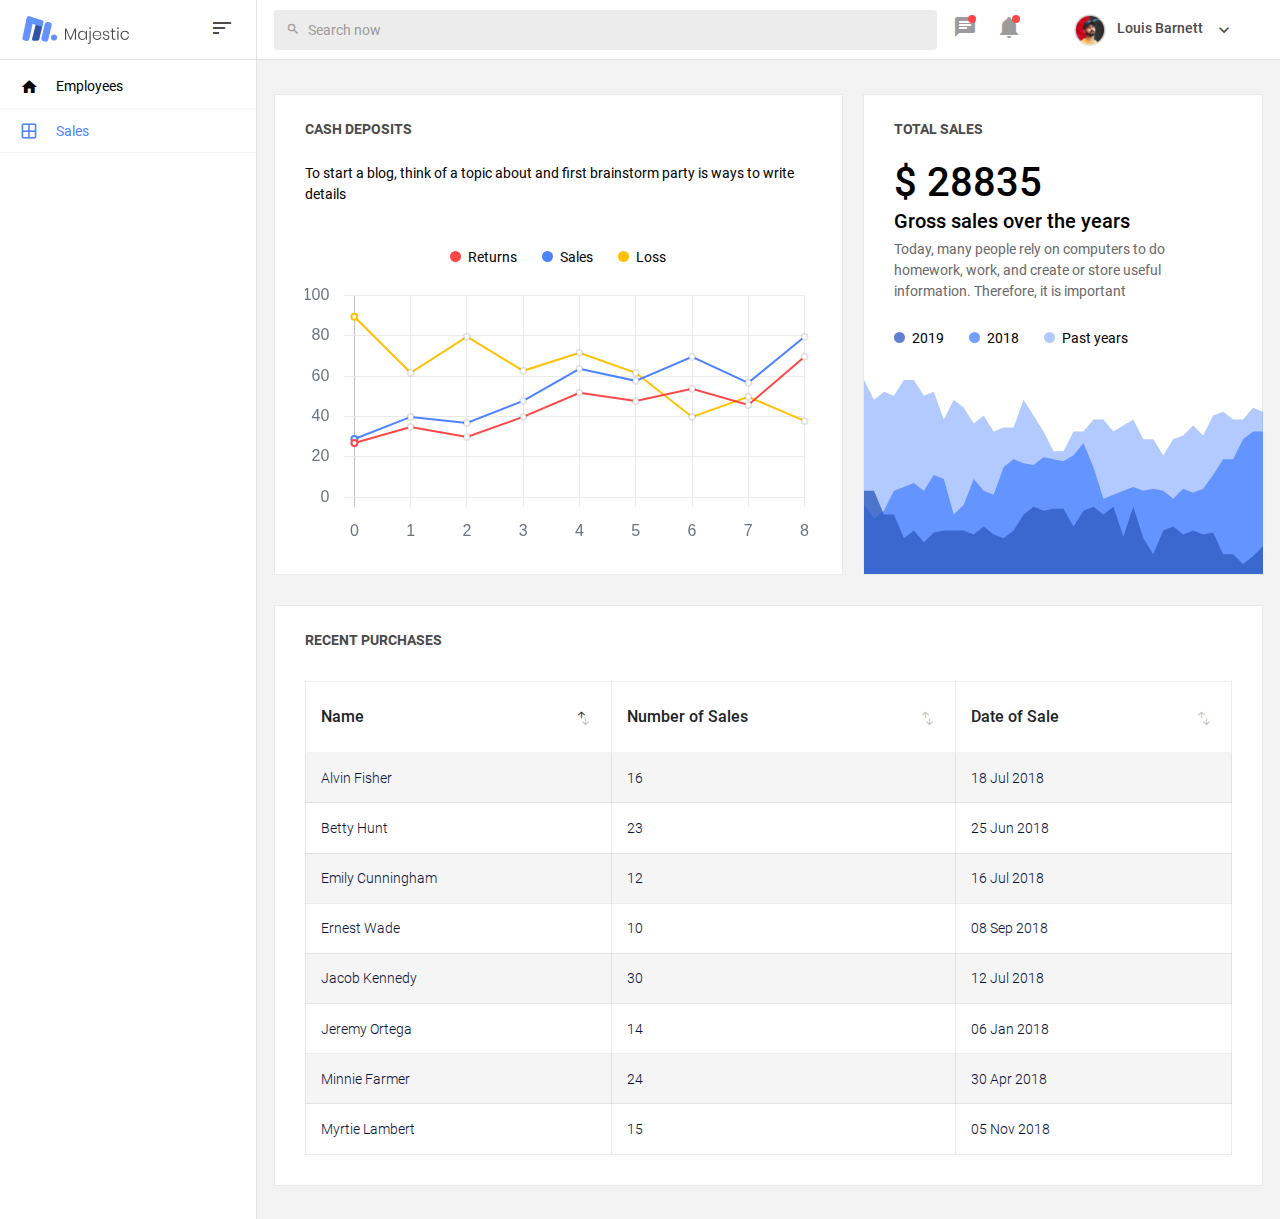
<file: Manager/Sales.html>
<!DOCTYPE html>
<html lang="en">

<head>
  <!-- Required meta tags -->
  <meta charset="utf-8">
  <meta name="viewport" content="width=device-width, initial-scale=1, shrink-to-fit=no">
  <title>Majestic Admin</title>
  <!-- plugins:css -->
  <link rel="stylesheet" href="vendors/mdi/css/materialdesignicons.min.css">
  <link rel="stylesheet" href="vendors/base/vendor.bundle.base.css">
  <!-- endinject -->
  <!-- plugin css for this page -->
  <link rel="stylesheet" href="vendors/datatables.net-bs4/dataTables.bootstrap4.css">
  <!-- End plugin css for this page -->
  <!-- inject:css -->
  <link rel="stylesheet" href="css/style.css">
  <!-- endinject -->
  <link rel="shortcut icon" href="images/favicon.png" />
</head>
<body>
  <div class="container-scroller">
    <!-- partial:partials/_navbar.html -->
    <nav class="navbar col-lg-12 col-12 p-0 fixed-top d-flex flex-row">
      <div class="navbar-brand-wrapper d-flex justify-content-center">
        <div class="navbar-brand-inner-wrapper d-flex justify-content-between align-items-center w-100">  
          <a class="navbar-brand brand-logo" href="index.html"><img src="images/logo.svg" alt="logo"/></a>
          <a class="navbar-brand brand-logo-mini" href="index.html"><img src="images/logo-mini.svg" alt="logo"/></a>
          <button class="navbar-toggler navbar-toggler align-self-center" type="button" data-toggle="minimize">
            <span class="mdi mdi-sort-variant"></span>
          </button>
        </div>  
      </div>
      <div class="navbar-menu-wrapper d-flex align-items-center justify-content-end">
        <ul class="navbar-nav mr-lg-4 w-100">
          <li class="nav-item nav-search d-none d-lg-block w-100">
            <div class="input-group">
              <div class="input-group-prepend">
                <span class="input-group-text" id="search">
                  <i class="mdi mdi-magnify"></i>
                </span>
              </div>
              <input type="text" class="form-control" placeholder="Search now" aria-label="search" aria-describedby="search">
            </div>
          </li>
        </ul>
        <ul class="navbar-nav navbar-nav-right">
          <li class="nav-item dropdown me-1">
            <a class="nav-link count-indicator dropdown-toggle d-flex justify-content-center align-items-center" id="messageDropdown" href="#" data-bs-toggle="dropdown">
              <i class="mdi mdi-message-text mx-0"></i>
              <span class="count"></span>
            </a>
            <div class="dropdown-menu dropdown-menu-right navbar-dropdown" aria-labelledby="messageDropdown">
              <p class="mb-0 font-weight-normal float-left dropdown-header">Messages</p>
              <a class="dropdown-item">
                <div class="item-thumbnail">
                    <img src="images/faces/face4.jpg" alt="image" class="profile-pic">
                </div>
                <div class="item-content flex-grow">
                  <h6 class="ellipsis font-weight-normal">David Grey
                  </h6>
                  <p class="font-weight-light small-text text-muted mb-0">
                    The meeting is cancelled
                  </p>
                </div>
              </a>
              <a class="dropdown-item">
                <div class="item-thumbnail">
                    <img src="images/faces/face2.jpg" alt="image" class="profile-pic">
                </div>
                <div class="item-content flex-grow">
                  <h6 class="ellipsis font-weight-normal">Tim Cook
                  </h6>
                  <p class="font-weight-light small-text text-muted mb-0">
                    New product launch
                  </p>
                </div>
              </a>
              <a class="dropdown-item">
                <div class="item-thumbnail">
                    <img src="images/faces/face3.jpg" alt="image" class="profile-pic">
                </div>
                <div class="item-content flex-grow">
                  <h6 class="ellipsis font-weight-normal"> Johnson
                  </h6>
                  <p class="font-weight-light small-text text-muted mb-0">
                    Upcoming board meeting
                  </p>
                </div>
              </a>
            </div>
          </li>
          <li class="nav-item dropdown me-4">
            <a class="nav-link count-indicator dropdown-toggle d-flex align-items-center justify-content-center notification-dropdown" id="notificationDropdown" href="#" data-bs-toggle="dropdown">
              <i class="mdi mdi-bell mx-0"></i>
              <span class="count"></span>
            </a>
            <div class="dropdown-menu dropdown-menu-right navbar-dropdown" aria-labelledby="notificationDropdown">
              <p class="mb-0 font-weight-normal float-left dropdown-header">Notifications</p>
              <a class="dropdown-item">
                <div class="item-thumbnail">
                  <div class="item-icon bg-success">
                    <i class="mdi mdi-information mx-0"></i>
                  </div>
                </div>
                <div class="item-content">
                  <h6 class="font-weight-normal">Application Error</h6>
                  <p class="font-weight-light small-text mb-0 text-muted">
                    Just now
                  </p>
                </div>
              </a>
              <a class="dropdown-item">
                <div class="item-thumbnail">
                  <div class="item-icon bg-warning">
                    <i class="mdi mdi-settings mx-0"></i>
                  </div>
                </div>
                <div class="item-content">
                  <h6 class="font-weight-normal">Settings</h6>
                  <p class="font-weight-light small-text mb-0 text-muted">
                    Private message
                  </p>
                </div>
              </a>
              <a class="dropdown-item">
                <div class="item-thumbnail">
                  <div class="item-icon bg-info">
                    <i class="mdi mdi-account-box mx-0"></i>
                  </div>
                </div>
                <div class="item-content">
                  <h6 class="font-weight-normal">New user registration</h6>
                  <p class="font-weight-light small-text mb-0 text-muted">
                    2 days ago
                  </p>
                </div>
              </a>
            </div>
          </li>
          <li class="nav-item nav-profile dropdown">
            <a class="nav-link dropdown-toggle" href="#" data-bs-toggle="dropdown" id="profileDropdown">
              <img src="images/faces/face5.jpg" alt="profile"/>
              <span class="nav-profile-name">Louis Barnett</span>
            </a>
            <div class="dropdown-menu dropdown-menu-right navbar-dropdown" aria-labelledby="profileDropdown">
              <a class="dropdown-item">
                <i class="mdi mdi-settings text-primary"></i>
                Settings
              </a>
              <a class="dropdown-item" href="Login.html">
                <i class="mdi mdi-logout text-primary"></i>
                Logout
              </a>
            </div>
          </li>
        </ul>
        <button class="navbar-toggler navbar-toggler-right d-lg-none align-self-center" type="button" data-toggle="offcanvas">
          <span class="mdi mdi-menu"></span>
        </button>
      </div>
    </nav>
    <!-- partial -->
    <div class="container-fluid page-body-wrapper">
      <!-- partial:partials/_sidebar.html -->
      <nav class="sidebar sidebar-offcanvas" id="sidebar">
        <ul class="nav">
          <li class="nav-item">
            <a class="nav-link" href="1.html">
              <i class="mdi mdi-home menu-icon"></i>
              <span class="menu-title">Employees</span>
            </a>
          </li>
	  <li class="nav-item">
            <a class="nav-link" href="Sales.html">
              </i> <i class="mdi mdi-grid-large menu-icon"></i>
              <span class="menu-title">Sales</span>
            </a>
          </li>
        </ul>
      </nav>
      <!-- partial -->
      <div class="main-panel">
        <div class="content-wrapper">
          <div class="row">
            <div class="col-md-7 grid-margin stretch-card">
              <div class="card">
                <div class="card-body">
                  <p class="card-title">Cash deposits</p>
                  <p class="mb-4">To start a blog, think of a topic about and first brainstorm party is ways to write details</p>
                  <div id="cash-deposits-chart-legend" class="d-flex justify-content-center pt-3"></div>
                  <canvas id="cash-deposits-chart"></canvas>
                </div>
              </div>
            </div>
            <div class="col-md-5 grid-margin stretch-card">
              <div class="card">
                <div class="card-body">
                  <p class="card-title">Total sales</p>
                  <h1>$ 28835</h1>
                  <h4>Gross sales over the years</h4>
                  <p class="text-muted">Today, many people rely on computers to do homework, work, and create or store useful information. Therefore, it is important </p>
                  <div id="total-sales-chart-legend"></div>                  
                </div>
                <canvas id="total-sales-chart"></canvas>
              </div>
            </div>
          </div>
          <div class="row">
            <div class="col-md-12 stretch-card">
              <div class="card">
                <div class="card-body">
                  <p class="card-title">Recent Purchases</p>
                  <div class="table-responsive">
                    <table id="recent-purchases-listing" class="table">
                      <thead>
                        <tr>
                            <th>Name</th>
                            <th>Number of Sales</th>
                            <th>Date of Sale</th>
                        </tr>
                      </thead>
                      <tbody>
                        <tr>
                            <td>Jeremy Ortega</td>
                            <td>14</td>
                            <td>06 Jan 2018</td>

                        </tr>
                        <tr>
                            <td>Alvin Fisher</td>
                            <td>16</td>
                            <td>18 Jul 2018</td>
                        </tr>
                        <tr>
                            <td>Emily Cunningham</td>
                            <td>12</td>
                            <td>16 Jul 2018</td>
                        </tr>
                        <tr>
                            <td>Minnie Farmer</td>
                            <td>24</td>
                            <td>30 Apr 2018</td>
                        </tr>
                        <tr>
                            <td>Betty Hunt</td>
                            <td>23</td>
                            <td>25 Jun 2018</td>
                        </tr>
                        <tr>
                            <td>Myrtie Lambert</td>
                            <td>15</td>
                            <td>05 Nov 2018</td>
                        </tr>
                        <tr>
                            <td>Jacob Kennedy</td>
                            <td>30</td>
                            <td>12 Jul 2018</td>
                        </tr>
                        <tr>
                            <td>Ernest Wade</td>
                            <td>10</td>
                            <td>08 Sep 2018</td>
                        </tr>
                      </tbody>
                    </table>
                  </div>
                </div>
              </div>
            </div>
          </div>
        </div>
        <!-- content-wrapper ends -->
      </div>
      <!-- main-panel ends -->
    </div>
    <!-- page-body-wrapper ends -->
  </div>
  <!-- container-scroller -->

  <!-- plugins:js -->
  <script src="vendors/base/vendor.bundle.base.js"></script>
  <!-- endinject -->
  <!-- Plugin js for this page-->
  <script src="vendors/chart.js/Chart.min.js"></script>
  <script src="vendors/datatables.net/jquery.dataTables.js"></script>
  <script src="vendors/datatables.net-bs4/dataTables.bootstrap4.js"></script>
  <!-- End plugin js for this page-->
  <!-- inject:js -->
  <script src="js/off-canvas.js"></script>
  <script src="js/hoverable-collapse.js"></script>
  <script src="js/template.js"></script>
  <!-- endinject -->
  <!-- Custom js for this page-->
  <script src="js/dashboard.js"></script>
  <script src="js/data-table.js"></script>
  <script src="js/jquery.dataTables.js"></script>
  <script src="js/dataTables.bootstrap4.js"></script>
  <!-- End custom js for this page-->

  <script src="js/jquery.cookie.js" type="text/javascript"></script>
</body>

</html>
</file>
<file: Manager/vendors/base/vendor.bundle.base.css>
/*
 * Container style
 */
.ps {
  overflow: hidden !important;
  overflow-anchor: none;
  -ms-overflow-style: none;
  touch-action: auto;
  -ms-touch-action: auto;
}

/*
 * Scrollbar rail styles
 */
.ps__rail-x {
  display: none;
  opacity: 0;
  transition: background-color .2s linear, opacity .2s linear;
  -webkit-transition: background-color .2s linear, opacity .2s linear;
  height: 15px;
  /* there must be 'bottom' or 'top' for ps__rail-x */
  bottom: 0px;
  /* please don't change 'position' */
  position: absolute;
}

.ps__rail-y {
  display: none;
  opacity: 0;
  transition: background-color .2s linear, opacity .2s linear;
  -webkit-transition: background-color .2s linear, opacity .2s linear;
  width: 15px;
  /* there must be 'right' or 'left' for ps__rail-y */
  right: 0;
  /* please don't change 'position' */
  position: absolute;
}

.ps--active-x > .ps__rail-x,
.ps--active-y > .ps__rail-y {
  display: block;
  background-color: transparent;
}

.ps:hover > .ps__rail-x,
.ps:hover > .ps__rail-y,
.ps--focus > .ps__rail-x,
.ps--focus > .ps__rail-y,
.ps--scrolling-x > .ps__rail-x,
.ps--scrolling-y > .ps__rail-y {
  opacity: 0.6;
}

.ps .ps__rail-x:hover,
.ps .ps__rail-y:hover,
.ps .ps__rail-x:focus,
.ps .ps__rail-y:focus,
.ps .ps__rail-x.ps--clicking,
.ps .ps__rail-y.ps--clicking {
  background-color: #eee;
  opacity: 0.9;
}

/*
 * Scrollbar thumb styles
 */
.ps__thumb-x {
  background-color: #aaa;
  border-radius: 6px;
  transition: background-color .2s linear, height .2s ease-in-out;
  -webkit-transition: background-color .2s linear, height .2s ease-in-out;
  height: 6px;
  /* there must be 'bottom' for ps__thumb-x */
  bottom: 2px;
  /* please don't change 'position' */
  position: absolute;
}

.ps__thumb-y {
  background-color: #aaa;
  border-radius: 6px;
  transition: background-color .2s linear, width .2s ease-in-out;
  -webkit-transition: background-color .2s linear, width .2s ease-in-out;
  width: 6px;
  /* there must be 'right' for ps__thumb-y */
  right: 2px;
  /* please don't change 'position' */
  position: absolute;
}

.ps__rail-x:hover > .ps__thumb-x,
.ps__rail-x:focus > .ps__thumb-x,
.ps__rail-x.ps--clicking .ps__thumb-x {
  background-color: #999;
  height: 11px;
}

.ps__rail-y:hover > .ps__thumb-y,
.ps__rail-y:focus > .ps__thumb-y,
.ps__rail-y.ps--clicking .ps__thumb-y {
  background-color: #999;
  width: 11px;
}

/* MS supports */
@supports (-ms-overflow-style: none) {
  .ps {
    overflow: auto !important;
  }
}

@media screen and (-ms-high-contrast: active), (-ms-high-contrast: none) {
  .ps {
    overflow: auto !important;
  }
}
</file>
